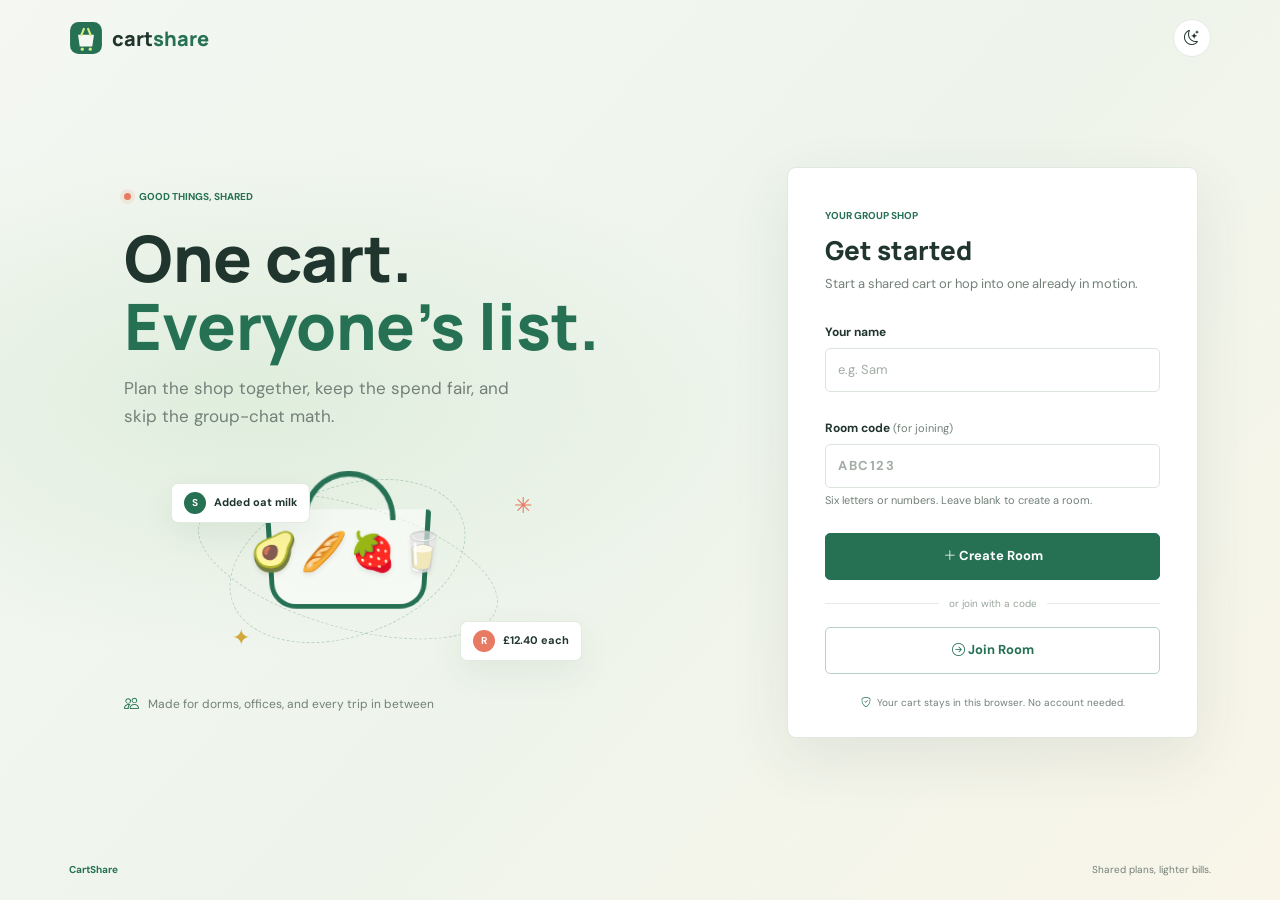
<file: index.html>
<!doctype html>
<html lang="en">
<head>
  <meta charset="utf-8">
  <meta name="viewport" content="width=device-width, initial-scale=1">
  <meta name="theme-color" content="#f4f7f2">
  <meta name="description" content="A shared shopping cart for the people you shop with.">
  <title>CartShare | Shop together</title>
  <link rel="icon" href="assets/favicon.svg" type="image/svg+xml">
  <link rel="preconnect" href="https://fonts.googleapis.com">
  <link rel="preconnect" href="https://fonts.gstatic.com" crossorigin>
  <link href="https://fonts.googleapis.com/css2?family=DM+Sans:wght@400;500;600;700&family=Manrope:wght@500;600;700;800&display=swap" rel="stylesheet">
  <link href="https://cdn.jsdelivr.net/npm/bootstrap@5.3.3/dist/css/bootstrap.min.css" rel="stylesheet">
  <link href="https://cdn.jsdelivr.net/npm/bootstrap-icons@1.11.3/font/bootstrap-icons.min.css" rel="stylesheet">
  <link rel="stylesheet" href="css/style.css">
</head>
<body class="entry-page">
  <nav class="navbar entry-nav" aria-label="Main navigation">
    <a class="brand-lockup" href="index.html" aria-label="CartShare home">
      <img src="assets/logo.svg" alt="" width="34" height="34">
      <span>cart<span class="brand-accent">share</span></span>
    </a>
    <button class="icon-button theme-toggle" type="button" aria-label="Toggle dark mode" title="Toggle dark mode"><i class="bi bi-moon-stars"></i></button>
  </nav>

  <main class="entry-layout container">
    <section class="entry-copy" aria-labelledby="welcome-heading">
      <div class="eyebrow"><span class="eyebrow-dot"></span> GOOD THINGS, SHARED</div>
      <h1 id="welcome-heading">One cart.<br><span>Everyone's list.</span></h1>
      <p>Plan the shop together, keep the spend fair, and skip the group-chat math.</p>
      <div class="entry-illustration" aria-hidden="true">
        <div class="orbit orbit-one"></div><div class="orbit orbit-two"></div>
        <div class="basket-art"><span>🥑</span><span>🥖</span><span>🍓</span><span>🥛</span></div>
        <div class="floating-note note-one"><span class="mini-avatar avatar-green">S</span> Added oat milk</div>
        <div class="floating-note note-two"><span class="mini-avatar avatar-coral">R</span> £12.40 each</div>
        <div class="illustration-spark spark-one">✳</div><div class="illustration-spark spark-two">✦</div>
      </div>
      <div class="entry-footnote"><i class="bi bi-people"></i> Made for dorms, offices, and every trip in between</div>
    </section>

    <section class="entry-panel" aria-labelledby="room-heading">
      <div class="panel-heading">
        <span class="panel-kicker">YOUR GROUP SHOP</span>
        <h2 id="room-heading">Get started</h2>
        <p>Start a shared cart or hop into one already in motion.</p>
      </div>
      <div id="access-alert" class="alert d-none" role="alert" aria-live="assertive"></div>
      <form id="access-form" novalidate>
        <div class="mb-4">
          <label for="display-name" class="form-label">Your name</label>
          <input id="display-name" class="form-control" type="text" autocomplete="name" minlength="2" maxlength="20" placeholder="e.g. Sam" required>
          <div class="invalid-feedback">Use 2–20 characters for your name.</div>
        </div>
        <div class="mb-4">
          <label for="room-code" class="form-label">Room code <span class="optional-label">(for joining)</span></label>
          <input id="room-code" class="form-control code-input" type="text" inputmode="text" autocomplete="off" maxlength="6" placeholder="ABC123" aria-describedby="room-code-help">
          <div id="room-code-help" class="form-text">Six letters or numbers. Leave blank to create a room.</div>
          <div class="invalid-feedback">Enter a 6-character room code.</div>
        </div>
        <button id="create-room" class="btn btn-primary w-100 action-button" type="button"><i class="bi bi-plus-lg"></i> Create Room</button>
        <div class="join-divider"><span>or join with a code</span></div>
        <button id="join-room" class="btn btn-outline-primary w-100 action-button" type="submit"><i class="bi bi-arrow-right-circle"></i> Join Room</button>
      </form>
      <section id="recent-section" class="recent-section d-none" aria-labelledby="recent-heading">
        <div class="recent-title-row"><h3 id="recent-heading">Recent rooms</h3><button id="clear-recent" class="text-button" type="button">Clear</button></div>
        <ul id="recent-rooms" class="recent-list"></ul>
      </section>
      <p class="privacy-note"><i class="bi bi-shield-check"></i> Your cart stays in this browser. No account needed.</p>
    </section>
  </main>
  <footer class="entry-footer"><span>CartShare</span><span>Shared plans, lighter bills.</span></footer>

  <script src="js/storage.js"></script>
  <script src="js/auth.js"></script>
  <script>
    document.addEventListener('DOMContentLoaded', () => {
      CartShareAuth.initEntry();
    });
  </script>
</body>
</html>
</file>
<file: css/style.css>
:root {
  --ink: #20352e;
  --muted: #728078;
  --paper: #f4f7f2;
  --surface: #fff;
  --line: #e5ebe4;
  --green: #267154;
  --green-deep: #1b523d;
  --green-pale: #e8f2eb;
  --lime: #d6ed88;
  --coral: #e87962;
  --yellow: #f2c86e;
  --shadow: 0 12px 34px rgba(35, 67, 49, .07);
  --font-body: "DM Sans", sans-serif;
  --font-display: "Manrope", sans-serif;
}
* { box-sizing: border-box; }
body { margin: 0; color: var(--ink); background: var(--paper); font-family: var(--font-body); font-size: 15px; }
button, input, select { font: inherit; }
button:focus-visible, a:focus-visible, input:focus-visible, select:focus-visible { outline: 3px solid rgba(38, 113, 84, .38); outline-offset: 2px; }
.brand-lockup { display: inline-flex; align-items: center; gap: 9px; color: var(--ink); font: 800 20px var(--font-display); text-decoration: none; letter-spacing: 0; }
.brand-lockup img { object-fit: contain; }
.brand-accent { color: var(--green); }
.entry-nav, .room-nav { min-height: 76px; padding: 0 max(5.4vw, 22px); }
.entry-nav { background: transparent; }
.icon-button { width: 38px; height: 38px; display: inline-grid; place-items: center; border: 1px solid var(--line); border-radius: 50%; color: var(--ink); background: var(--surface); transition: background .18s, transform .18s; }
.icon-button:hover { background: var(--green-pale); transform: translateY(-1px); }
.theme-toggle { margin-left: auto; }
.entry-page { min-height: 100vh; background: radial-gradient(ellipse at 19% 44%, rgba(210, 232, 208, .58), transparent 36%), linear-gradient(132deg, #f4f7f2, #eef4eb 52%, #f9f5e9); }
.entry-layout { min-height: calc(100vh - 128px); display: grid; grid-template-columns: minmax(0, 1.1fr) minmax(340px, .75fr); align-items: center; gap: clamp(44px, 8vw, 120px); padding-top: 35px; padding-bottom: 55px; }
.entry-copy { position: relative; min-height: 510px; display: flex; flex-direction: column; justify-content: center; padding-left: 7%; }
.eyebrow, .section-kicker, .panel-kicker { color: var(--green); font-size: 10px; font-weight: 700; letter-spacing: 0; }
.eyebrow { display: flex; align-items: center; gap: 8px; }
.eyebrow-dot { width: 7px; height: 7px; border-radius: 50%; background: var(--coral); box-shadow: 0 0 0 4px rgba(232, 121, 98, .12); }
.entry-copy h1 { margin: 20px 0 14px; font: 800 clamp(44px, 5vw, 69px)/1.06 var(--font-display); letter-spacing: 0; }
.entry-copy h1 span { color: var(--green); }
.entry-copy > p { max-width: 390px; margin: 0; color: var(--muted); font-size: 17px; line-height: 1.65; }
.entry-illustration { position: relative; width: min(420px, 95%); height: 215px; margin: 31px 0 17px 7%; }
.orbit { position: absolute; border: 1px dashed rgba(38, 113, 84, .25); border-radius: 50%; }
.orbit-one { width: 245px; height: 150px; left: 62px; top: 25px; transform: rotate(-20deg); }
.orbit-two { width: 310px; height: 124px; left: 30px; top: 43px; transform: rotate(16deg); }
.basket-art { position: absolute; top: 50px; left: 105px; width: 160px; height: 100px; display: flex; justify-content: center; align-items: center; gap: 2px; padding-bottom: 12px; border: 5px solid var(--green); border-top: 0; border-radius: 4px 4px 26px 26px; transform: perspective(180px) rotateX(-8deg); background: rgba(255, 255, 255, .52); font-size: 38px; }
.basket-art:before { content: ""; position: absolute; top: -35px; left: 31px; width: 90px; height: 45px; border: 5px solid var(--green); border-bottom: 0; border-radius: 52px 52px 0 0; }
.basket-art span { position: relative; z-index: 1; filter: drop-shadow(0 3px 2px rgba(0,0,0,.08)); }
.floating-note { position: absolute; z-index: 2; display: flex; align-items: center; gap: 8px; padding: 8px 12px; border: 1px solid rgba(224, 232, 220, .9); border-radius: 7px; background: var(--surface); box-shadow: var(--shadow); font-size: 11px; font-weight: 700; animation: float-in .65s both; }
.note-one { top: 22px; left: 8px; }.note-two { right: 1px; bottom: 15px; animation-delay: .12s; }
.mini-avatar { width: 22px; height: 22px; display: inline-grid; place-items: center; border-radius: 50%; color: #fff; font-size: 10px; }
.avatar-green { background: var(--green); }.avatar-coral { background: var(--coral); }
.illustration-spark { position: absolute; color: var(--coral); font-size: 22px; }.spark-one { right: 51px; top: 28px; }.spark-two { left: 69px; bottom: 22px; color: #d2a83e; }
.entry-footnote { display: flex; align-items: center; gap: 9px; color: var(--muted); font-size: 12px; }
.entry-footnote i { color: var(--green); font-size: 15px; }
.entry-panel { padding: 35px 37px 27px; border: 1px solid rgba(222, 231, 220, .9); border-radius: 9px; background: var(--surface); box-shadow: 0 20px 60px rgba(40, 71, 51, .09); animation: rise-in .55s both; }
.panel-heading { margin-bottom: 27px; }.panel-kicker { display: inline-block; margin-bottom: 9px; }.panel-heading h2 { margin: 0 0 6px; font: 800 26px var(--font-display); }.panel-heading p { margin: 0; color: var(--muted); font-size: 13px; }
.form-label { margin-bottom: 7px; color: var(--ink); font-size: 12px; font-weight: 700; }
.form-control, .form-select { min-height: 44px; border-color: #dce5dc; border-radius: 5px; color: var(--ink); background-color: var(--surface); font-size: 13px; }
.form-control::placeholder { color: #a2ada5; }.form-control:focus, .form-select:focus { border-color: var(--green); box-shadow: 0 0 0 .2rem rgba(38, 113, 84, .12); }
.code-input { text-transform: uppercase; letter-spacing: 1.5px; font-weight: 700; }.optional-label, .form-text { color: var(--muted); font-size: 11px; font-weight: 400; }
.action-button { min-height: 47px; border-radius: 5px; font-weight: 700; font-size: 13px; }.btn-primary { --bs-btn-bg: var(--green); --bs-btn-border-color: var(--green); --bs-btn-hover-bg: var(--green-deep); --bs-btn-hover-border-color: var(--green-deep); --bs-btn-active-bg: var(--green-deep); --bs-btn-active-border-color: var(--green-deep); }
.btn-outline-primary { --bs-btn-color: var(--green); --bs-btn-border-color: #b9d1c2; --bs-btn-hover-bg: var(--green); --bs-btn-hover-border-color: var(--green); --bs-btn-hover-color: #fff; }
.join-divider { display: flex; align-items: center; gap: 10px; margin: 16px 0; color: #98a59c; font-size: 10px; }.join-divider:before, .join-divider:after { content: ""; height: 1px; flex: 1; background: var(--line); }
.privacy-note { margin: 21px 0 0; color: var(--muted); text-align: center; font-size: 10px; }.privacy-note i { margin-right: 3px; color: var(--green); }
.recent-section { margin-top: 22px; padding-top: 18px; border-top: 1px solid var(--line); }.recent-title-row { display: flex; justify-content: space-between; align-items: center; }.recent-title-row h3 { margin: 0; font: 700 12px var(--font-display); }.text-button { padding: 0; border: 0; color: var(--green); background: transparent; font-size: 11px; }.recent-list { display: grid; gap: 6px; margin: 12px 0 0; padding: 0; list-style: none; }.recent-list button { width: 100%; display: flex; justify-content: space-between; padding: 9px 10px; border: 1px solid var(--line); border-radius: 4px; color: var(--ink); background: transparent; text-align: left; font-size: 11px; }.recent-list button:hover { border-color: #b4cfbf; background: var(--green-pale); }.recent-list small { color: var(--muted); }
.entry-footer { display: flex; justify-content: space-between; padding: 14px 5.4vw; color: var(--muted); font-size: 10px; }.entry-footer span:first-child { color: var(--green); font-weight: 700; }

/* Room view */
.room-page { min-height: 100vh; background: var(--paper); }.room-nav { min-height: 66px; border-bottom: 1px solid var(--line); background: var(--surface); }.room-nav-actions { display: flex; align-items: center; gap: 12px; }.leave-button { border-radius: 4px; font-size: 11px; }.leave-button i { margin-right: 5px; }
.room-container { max-width: 1260px; padding-top: 36px; padding-bottom: 60px; }.room-header { display: flex; justify-content: space-between; align-items: flex-end; margin-bottom: 30px; }.room-title-block h1 { margin: 10px 0 14px; font: 800 36px/1.2 var(--font-display); }.room-title-block h1 span { color: var(--green); }.room-code-line { display: flex; align-items: center; gap: 9px; color: var(--muted); font-size: 10px; font-weight: 700; }.room-code-line strong { color: var(--ink); font-size: 13px; letter-spacing: 1.4px; }.copy-button { width: 26px; height: 26px; font-size: 12px; }.copy-feedback { color: var(--green); font-size: 10px; font-weight: 600; }
.participant-box { min-width: 168px; padding: 12px 15px; border: 1px solid var(--line); border-radius: 5px; background: var(--surface); }.participant-label { color: var(--muted); font-size: 9px; font-weight: 700; }.participant-label span { color: var(--green); }.participant-list { display: flex; align-items: center; padding-top: 8px; }.participant-avatar { width: 29px; height: 29px; display: inline-grid; place-items: center; margin-left: -5px; border: 2px solid var(--surface); border-radius: 50%; color: #fff; font-size: 10px; font-weight: 700; }.participant-avatar:first-child { margin-left: 0; }.participant-overflow { display: inline-grid; place-items: center; width: 29px; height: 29px; margin-left: -4px; border: 2px solid var(--surface); border-radius: 50%; background: #e8eee9; color: var(--ink); font-size: 9px; }
.room-grid { display: grid; grid-template-columns: minmax(0, 1fr) 285px; align-items: start; gap: 22px; }.main-column { min-width: 0; }.surface { border: 1px solid var(--line); border-radius: 6px; background: var(--surface); box-shadow: 0 5px 18px rgba(34, 63, 47, .035); }.add-surface { padding: 22px 23px 20px; }.section-heading { display: flex; justify-content: space-between; align-items: flex-end; gap: 12px; margin-bottom: 17px; }.section-heading h2, .activity-heading h2, .shipping-top h2 { margin: 5px 0 0; font: 800 18px var(--font-display); }.section-kicker { font-size: 9px; }.heading-icon { width: 35px; height: 35px; display: grid; place-items: center; border-radius: 5px; color: var(--green); background: var(--green-pale); font-size: 17px; }
.add-form { display: grid; grid-template-columns: minmax(150px, 1.8fr) minmax(92px, .8fr) 75px minmax(105px, 1fr) auto; align-items: end; gap: 12px; }.add-field { min-width: 0; position: relative; }.add-field .form-control, .add-field .form-select { min-height: 39px; font-size: 12px; }.add-field .form-label { font-size: 10px; }.input-group-text { border-color: #dce5dc; color: var(--muted); background: #f7f9f6; font-size: 12px; }.add-field .input-group .form-control { padding-left: 7px; }.add-submit { height: 39px; white-space: nowrap; font-size: 11px; }.add-submit i { margin-right: 5px; }.add-field .invalid-feedback { position: absolute; font-size: 9px; }
.catalog-section { margin: 30px 0; }.catalog-caption { color: var(--muted); font-size: 10px; }.catalog-grid { display: grid; grid-template-columns: repeat(6, minmax(0, 1fr)); gap: 9px; }.catalog-item { min-width: 0; position: relative; padding: 11px 9px 10px; border: 1px solid var(--line); border-radius: 5px; background: var(--surface); transition: border-color .18s, transform .18s; }.catalog-item:hover { border-color: #b6d0be; transform: translateY(-2px); }.catalog-emoji { width: 37px; height: 37px; display: grid; place-items: center; margin: 0 auto 8px; border-radius: 50%; background: #f2f5ed; font-size: 21px; }.catalog-name { display: block; overflow: hidden; color: var(--ink); text-align: center; text-overflow: ellipsis; white-space: nowrap; font-size: 10px; font-weight: 700; }.catalog-price { display: block; margin-top: 3px; color: var(--muted); text-align: center; font-size: 9px; }.catalog-add { width: 100%; margin-top: 8px; padding: 4px; border: 1px solid #c8dccd; border-radius: 3px; color: var(--green); background: transparent; font-size: 9px; font-weight: 700; }.catalog-add:hover { color: #fff; background: var(--green); }
.cart-surface { padding: 23px; }.cart-heading { align-items: center; margin-bottom: 18px; }.count-pill { display: inline-grid; min-width: 22px; height: 22px; place-items: center; margin-left: 4px; border-radius: 50%; color: var(--green); background: var(--green-pale); vertical-align: 2px; font: 700 10px var(--font-body); }.receipt-trigger { border-radius: 4px; font-size: 11px; }.receipt-trigger i { margin-right: 5px; }.empty-state { padding: 35px 12px 31px; color: var(--muted); text-align: center; }.empty-basket { margin-bottom: 10px; font-size: 34px; filter: saturate(.8); }.empty-state h3 { margin: 0 0 5px; color: var(--ink); font: 700 14px var(--font-display); }.empty-state p { margin: 0; font-size: 11px; }.cart-table { margin-bottom: 0; vertical-align: middle; }.cart-table thead th { padding: 11px 8px; border-bottom-color: var(--line); color: #86948b; font-size: 8px; font-weight: 700; }.cart-table tbody td { padding: 12px 8px; border-bottom-color: #eff2ee; font-size: 11px; }.item-title { display: block; color: var(--ink); font-weight: 700; }.item-meta { color: var(--muted); font-size: 9px; }.qty-control { display: inline-flex; align-items: center; gap: 7px; }.qty-control button { width: 23px; height: 23px; padding: 0; border: 1px solid var(--line); border-radius: 4px; color: var(--green); background: var(--surface); line-height: 1; }.qty-control button:disabled { opacity: .4; }.item-price, .item-subtotal { white-space: nowrap; font-variant-numeric: tabular-nums; }.item-subtotal { font-weight: 700; }.user-chip { display: inline-flex; align-items: center; gap: 5px; white-space: nowrap; color: var(--muted); font-size: 9px; }.user-chip .mini-avatar { width: 20px; height: 20px; font-size: 9px; }.remove-item { width: 28px; height: 28px; border: 0; border-radius: 4px; color: #a0aaa3; background: transparent; }.remove-item:hover { color: #bd4939; background: #fff0ed; }.cart-mobile-list { display: none; }.cart-summary-row { display: flex; justify-content: space-between; align-items: flex-end; gap: 14px; padding-top: 18px; }.per-user-totals h3 { margin: 0 0 8px; color: var(--muted); font: 700 9px var(--font-body); text-transform: uppercase; }.per-user-list { display: flex; flex-wrap: wrap; gap: 7px 13px; }.per-user-total { display: flex; align-items: center; gap: 5px; color: var(--ink); font-size: 10px; }.per-user-total strong { font-variant-numeric: tabular-nums; }.grand-total { display: grid; gap: 2px; text-align: right; }.grand-total span { color: var(--muted); font-size: 8px; font-weight: 700; }.grand-total strong { font: 800 22px var(--font-display); font-variant-numeric: tabular-nums; }
.shipping-surface { margin-top: 16px; padding: 18px 20px 14px; }.shipping-top { display: flex; justify-content: space-between; align-items: center; }.shipping-top h2 { font-size: 14px; }.threshold-control { width: 100px; display: flex; align-items: center; gap: 6px; color: var(--muted); font-size: 9px; }.threshold-control .input-group-text, .threshold-control .form-control { min-height: 30px; padding: 3px 7px; font-size: 10px; }.shipping-progress { height: 8px; margin-top: 14px; overflow: hidden; border-radius: 99px; background: #e8eee8; }.shipping-progress .progress-bar { border-radius: 99px; background: var(--green); transition: width .4s ease; }.shipping-message { margin: 7px 0 0; color: var(--muted); font-size: 10px; }.shipping-message.unlocked { color: var(--green); font-weight: 700; }
.activity-column { position: sticky; top: 16px; }.activity-surface { padding: 19px 17px 16px; }.activity-heading { display: flex; justify-content: space-between; align-items: center; margin-bottom: 15px; }.activity-heading h2 { font-size: 17px; }.activity-heading .icon-button { width: 30px; height: 30px; border-color: transparent; color: #a1aaa3; }.activity-filter { min-height: 33px; margin-bottom: 9px; font-size: 10px; }.activity-feed { display: flex; flex-direction: column; gap: 0; max-height: 440px; overflow-y: auto; scrollbar-color: #cdd8ce transparent; scrollbar-width: thin; }.activity-entry { display: grid; grid-template-columns: 25px minmax(0, 1fr); gap: 8px; padding: 11px 0; border-bottom: 1px solid #eff2ee; animation: fade-in .25s both; }.activity-entry:last-child { border-bottom: 0; }.activity-entry .mini-avatar { width: 24px; height: 24px; font-size: 9px; }.activity-text { margin: 0; color: var(--ink); font-size: 10px; line-height: 1.45; overflow-wrap: anywhere; }.activity-text strong { font-weight: 700; }.activity-time { display: block; margin-top: 4px; color: #96a198; font-size: 9px; }.activity-empty { display: none; margin: 15px 0 3px; color: var(--muted); text-align: center; font-size: 10px; }.sync-status { display: flex; align-items: center; justify-content: center; gap: 7px; margin-top: 12px; color: var(--muted); font-size: 9px; }.sync-dot { width: 6px; height: 6px; border-radius: 50%; background: #5ca77d; box-shadow: 0 0 0 3px rgba(92, 167, 125, .13); }.creator-only { display: none; }
.receipt-modal-content { border: 0; border-radius: 7px; }.receipt-modal-content .modal-header { padding: 20px 25px 14px; border-bottom: 1px solid var(--line); }.receipt-modal-content .modal-title { margin-top: 4px; font: 800 22px var(--font-display); }.receipt-modal-content .modal-body { padding: 24px; background: #f4f6f3; }.receipt-paper { max-width: 700px; margin: 0 auto; padding: 30px 34px; background: #fff; box-shadow: 0 3px 16px rgba(0,0,0,.06); color: #24372e; }.receipt-brand { display: flex; justify-content: space-between; align-items: flex-start; padding-bottom: 19px; border-bottom: 2px solid #267154; }.receipt-brand img { width: 30px; height: 30px; margin-right: 7px; vertical-align: middle; }.receipt-brand h3 { display: inline; margin: 0; font: 800 18px var(--font-display); }.receipt-room { text-align: right; }.receipt-room strong { display: block; font: 800 16px var(--font-display); letter-spacing: 1px; }.receipt-room span, .receipt-meta { color: #718078; font-size: 10px; }.receipt-meta { display: flex; justify-content: space-between; gap: 10px; padding: 14px 0; }.receipt-table { width: 100%; border-collapse: collapse; font-size: 10px; }.receipt-table th { padding: 8px 6px; border-bottom: 1px solid #ced8d0; color: #61736a; text-align: left; font-size: 8px; }.receipt-table td { padding: 9px 6px; border-bottom: 1px solid #e8ede8; }.receipt-table td:not(:first-child), .receipt-table th:not(:first-child) { text-align: right; }.receipt-summary { width: min(100%, 330px); margin: 16px 0 0 auto; }.receipt-total-row, .receipt-split-row { display: flex; justify-content: space-between; gap: 10px; padding: 5px 0; font-size: 10px; }.receipt-total-row { margin-top: 5px; padding-top: 10px; border-top: 1px solid #b8c6bc; font-size: 14px; font-weight: 800; }.receipt-split-heading { margin: 19px 0 5px; font: 700 10px var(--font-display); }.receipt-audit { margin-top: 26px; padding-top: 11px; border-top: 1px dashed #c9d2ca; color: #819087; font-size: 8px; text-align: center; }.modal-footer { gap: 9px; }.modal-footer .btn { font-size: 11px; }.equal-split-control { display: flex; align-items: center; gap: 7px; margin-right: auto; font-size: 11px; }.equal-split-control .form-check-input { margin: 0; }
.toast { border: 1px solid var(--line); box-shadow: var(--shadow); font-size: 12px; }.toast .toast-body { display: flex; align-items: center; gap: 9px; }.toast-icon { color: var(--coral); }
body.dark-mode { --ink: #e3eee6; --muted: #a1afa6; --paper: #18251f; --surface: #22332a; --line: #35483b; --green: #8fd0a5; --green-deep: #75bd8e; --green-pale: #2b4435; --shadow: 0 12px 34px rgba(0, 0, 0, .2); background: var(--paper); color: var(--ink); }
body.dark-mode .entry-page { background: radial-gradient(ellipse at 19% 44%, rgba(49, 88, 62, .42), transparent 36%), linear-gradient(132deg, #18251f, #1d3025 52%, #332e1e); }
body.dark-mode .entry-panel, body.dark-mode .surface, body.dark-mode .participant-box, body.dark-mode .room-nav, body.dark-mode .floating-note, body.dark-mode .recent-list button, body.dark-mode .catalog-item { background-color: var(--surface); color: var(--ink); }
body.dark-mode .form-control, body.dark-mode .form-select { color: var(--ink); background-color: #1d2b23; border-color: var(--line); }
body.dark-mode .input-group-text { color: var(--muted); background: #293a2f; border-color: var(--line); }
body.dark-mode .entry-footer, body.dark-mode .cart-table thead th, body.dark-mode .cart-table tbody td, body.dark-mode .activity-entry { border-color: var(--line); }
body.dark-mode .basket-art { background: rgba(34, 51, 42, .7); }
body.dark-mode .catalog-emoji { background: #304438; }
body.dark-mode .count-pill { color: var(--green); }
body.dark-mode .btn-dark { color: #17271e; background: #d9eddf; border-color: #d9eddf; }
body.dark-mode .receipt-modal-content { background: var(--surface); color: var(--ink); }
body.dark-mode .receipt-modal-content .modal-body { background: #18251f; }
body.dark-mode .receipt-paper { color: #24372e; }
@keyframes rise-in { from { opacity: 0; transform: translateY(10px); } to { opacity: 1; transform: translateY(0); } }
@keyframes float-in { from { opacity: 0; transform: translateY(7px); } to { opacity: 1; transform: translateY(0); } }
@keyframes fade-in { from { opacity: 0; } to { opacity: 1; } }
@media (min-width: 1200px) { .room-container { padding-right: 25px; padding-left: 25px; } }
@media (max-width: 991.98px) {
  .entry-layout { grid-template-columns: minmax(0, .95fr) minmax(320px, .85fr); gap: 35px; }.entry-copy { padding-left: 0; }.entry-copy h1 { font-size: 52px; }.entry-illustration { margin-left: 0; transform: scale(.9); transform-origin: left center; }
  .room-grid { grid-template-columns: minmax(0, 1fr) 250px; gap: 14px; }.catalog-grid { grid-template-columns: repeat(4, minmax(0, 1fr)); }.add-form { grid-template-columns: minmax(130px, 1.5fr) minmax(80px, .8fr) 65px minmax(90px, 1fr); }.add-submit { grid-column: 1 / -1; justify-self: end; width: 150px; }
}
@media (max-width: 767.98px) {
  .entry-nav, .room-nav { min-height: 62px; padding: 0 18px; }.entry-layout { display: block; max-width: 520px; padding-top: 27px; padding-bottom: 32px; }.entry-copy { min-height: auto; padding: 0 0 18px; }.entry-copy h1 { margin: 14px 0 8px; font-size: 42px; }.entry-copy > p { max-width: 380px; font-size: 14px; }.entry-illustration { position: absolute; top: 72px; right: 0; width: 175px; height: 100px; margin: 0; opacity: .62; transform: scale(.6); transform-origin: top right; }.entry-footnote { margin: 18px 0 23px; font-size: 10px; }.entry-panel { padding: 25px 23px 21px; }.panel-heading { margin-bottom: 19px; }.entry-footer { padding: 14px 18px; }
  .room-container { padding: 25px 14px 45px; }.room-header { align-items: flex-start; gap: 12px; margin-bottom: 20px; }.room-title-block h1 { font-size: 28px; }.participant-box { min-width: 104px; padding: 9px 10px; }.participant-label { font-size: 8px; }.participant-avatar { width: 25px; height: 25px; }.room-grid { display: block; }.activity-column { position: static; margin-top: 16px; }.activity-surface { padding: 15px; }.activity-feed { max-height: 260px; }.catalog-section { margin: 24px 0; }.catalog-grid { grid-template-columns: repeat(4, minmax(0, 1fr)); }.catalog-item { padding: 9px 6px; }.catalog-emoji { width: 33px; height: 33px; font-size: 19px; }.cart-surface { padding: 17px 14px; }.add-surface { padding: 18px 15px; }.add-form { grid-template-columns: minmax(0, 1fr) 82px 64px; gap: 9px; }.item-name-field { grid-column: 1 / -1; }.add-field:nth-child(4) { grid-column: 1 / 3; }.add-submit { grid-column: 3; grid-row: 2; width: auto; padding: 0 9px; }.catalog-caption { max-width: 112px; text-align: right; line-height: 1.4; }
  .cart-table-wrap { display: none; }.cart-mobile-list { display: grid; gap: 8px; }.mobile-cart-card { padding: 11px; border: 1px solid var(--line); border-radius: 4px; }.mobile-cart-top { display: flex; justify-content: space-between; align-items: flex-start; gap: 10px; }.mobile-cart-bottom { display: flex; justify-content: space-between; align-items: center; margin-top: 10px; padding-top: 9px; border-top: 1px solid var(--line); }.mobile-cart-meta { color: var(--muted); font-size: 9px; }.mobile-cart-bottom .user-chip { max-width: 46%; overflow: hidden; text-overflow: ellipsis; }.cart-summary-row { align-items: flex-end; padding-top: 14px; }.per-user-list { gap: 6px 9px; }.grand-total strong { font-size: 19px; }.shipping-surface { padding: 15px; }.activity-filter { width: 100%; }
}
@media (max-width: 420px) {
  .entry-copy h1 { font-size: 37px; }.entry-copy > p { max-width: 250px; font-size: 13px; }.entry-illustration { right: -8px; transform: scale(.5); }.entry-panel { padding: 21px 17px 19px; }.room-title-block h1 { font-size: 25px; }.participant-box { min-width: 91px; }.participant-avatar { width: 23px; height: 23px; }.catalog-grid { gap: 6px; }.catalog-item { padding: 8px 4px; }.catalog-name { font-size: 9px; }.section-heading h2 { font-size: 16px; }.catalog-caption { font-size: 9px; }.add-form { grid-template-columns: minmax(0, 1fr) 74px 55px; gap: 7px; }.add-submit { font-size: 10px; }.receipt-trigger { padding: 6px 8px; }.receipt-paper { padding: 20px 15px; }.receipt-modal-content .modal-body { padding: 12px; }.receipt-table { font-size: 8px; }.receipt-table th { font-size: 7px; }.receipt-meta { font-size: 8px; }
}
</file>
<file: css/print.css>
@page { size: A4; margin: 16mm 15mm; }
@media print {
  html, body { width: 100%; min-height: 0; margin: 0 !important; color: #000 !important; background: #fff !important; font: 10pt Arial, sans-serif !important; }
  body * { visibility: hidden !important; }
  #receipt-modal, #receipt-modal * { visibility: visible !important; }
  #receipt-modal { position: absolute !important; inset: 0 !important; display: block !important; overflow: visible !important; background: #fff !important; }
  #receipt-modal .modal-dialog { width: 100% !important; max-width: none !important; margin: 0 !important; transform: none !important; }
  #receipt-modal .modal-content, #receipt-modal .modal-body { overflow: visible !important; border: 0 !important; border-radius: 0 !important; background: #fff !important; box-shadow: none !important; }
  #receipt-modal .modal-header, #receipt-modal .modal-footer, .no-print { display: none !important; }
  #receipt-modal .modal-body { padding: 0 !important; }
  .receipt-paper { max-width: none !important; margin: 0 !important; padding: 0 !important; color: #000 !important; box-shadow: none !important; }
  .receipt-brand { border-bottom: 2px solid #000 !important; }
  .receipt-table th, .receipt-table td { border-color: #777 !important; color: #000 !important; }
  .receipt-meta, .receipt-room span, .receipt-audit { color: #333 !important; }
  .receipt-total-row { border-color: #000 !important; }
  tr, .receipt-split-row, .receipt-summary { page-break-inside: avoid; break-inside: avoid; }
  a { color: #000 !important; text-decoration: none !important; }
}
</file>
